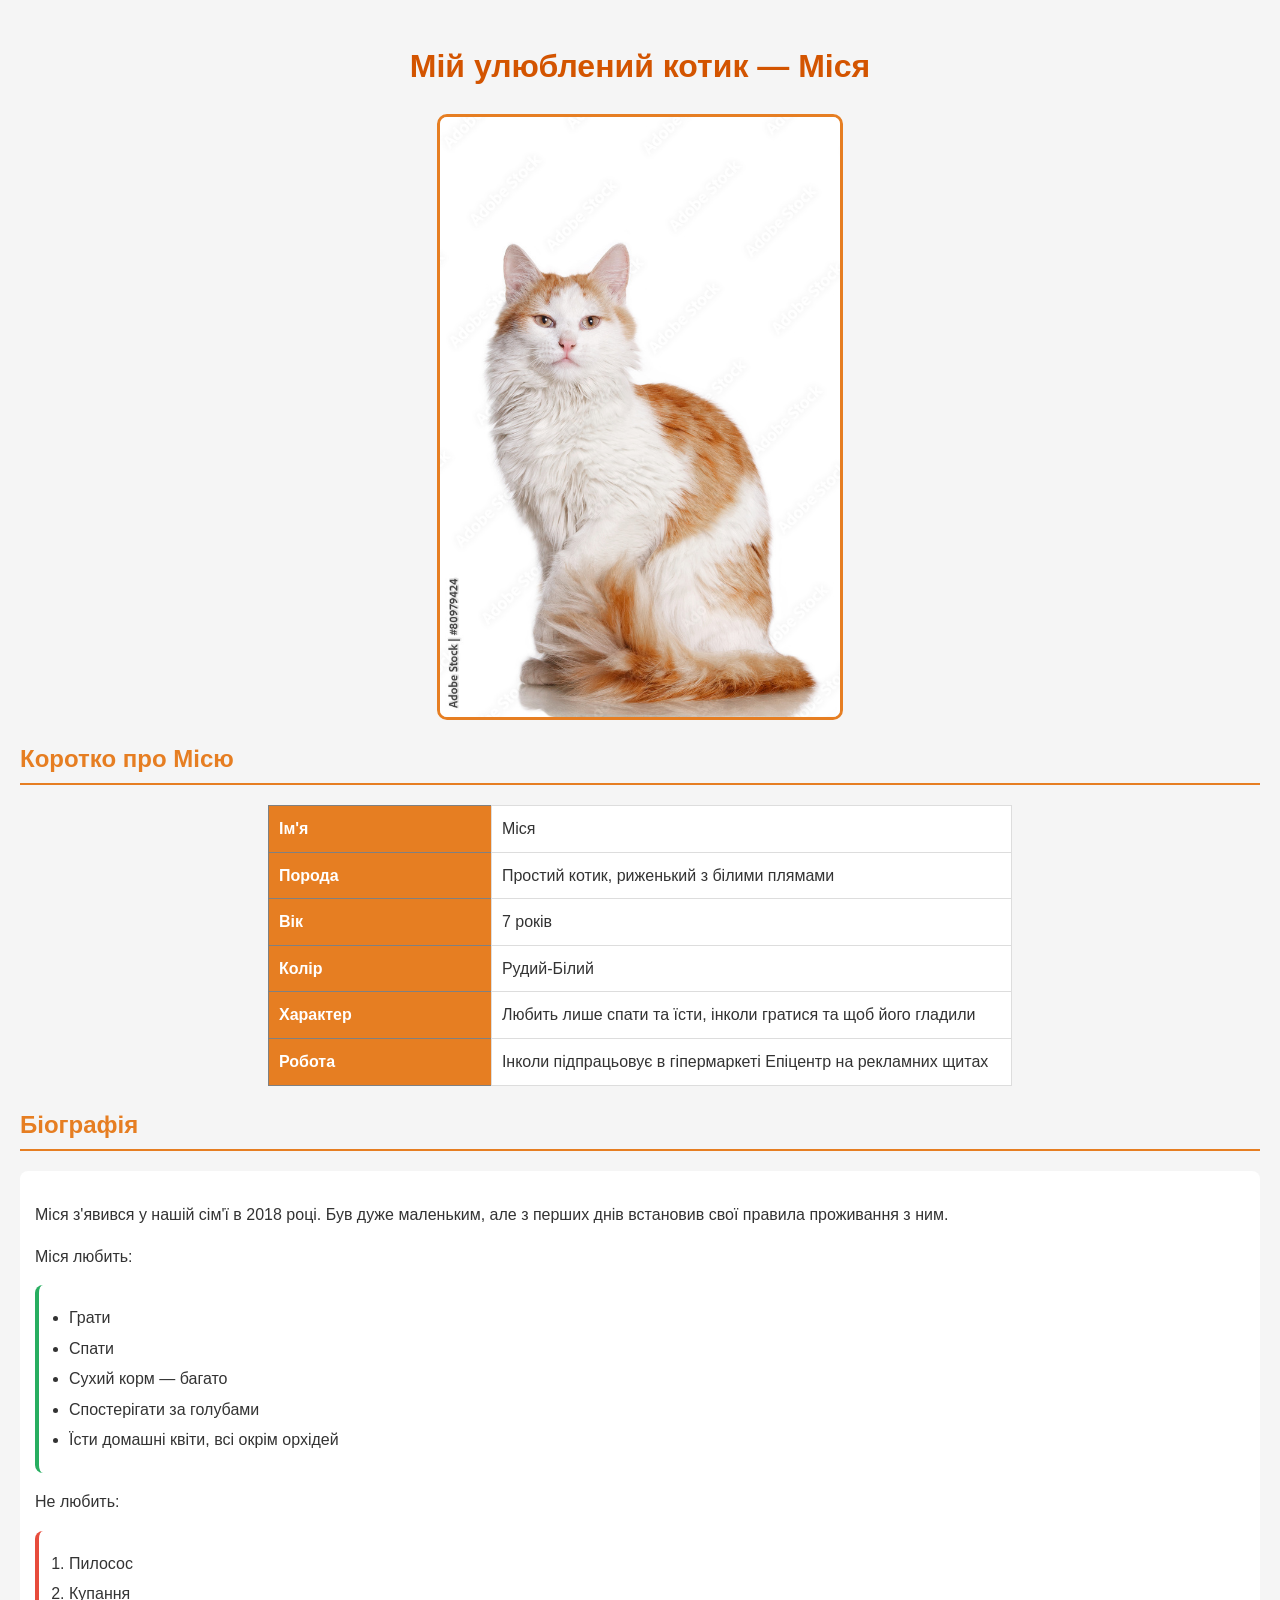
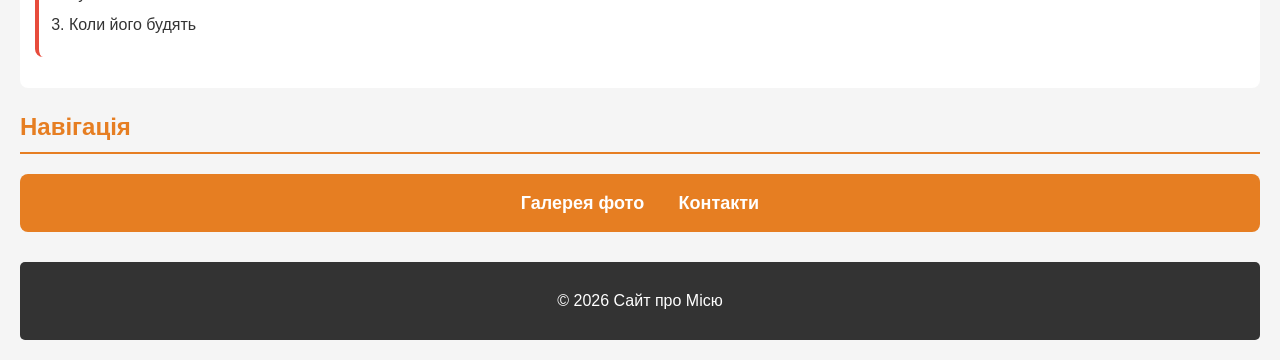
<file: index.html>
<!DOCTYPE html>
<html lang="uk">
<head>
    <meta charset="UTF-8">
    <title>Мій котик Міся</title>
    <link rel="stylesheet" href="css/style.css">
</head>
<body>
    <h1 id="title">Мій улюблений котик — Міся</h1>

    <img class="main-photo" src="photo/cat.jpg" alt="Фото котика Місі" width="400">

    <h2>Коротко про Місю</h2>

    <table class="info-table" border="1">
        <tr>
            <th>Ім'я</th>
            <td>Міся</td>
        </tr>
        <tr>
            <th>Порода</th>
            <td>Простий котик, риженький з білими плямами</td>
        </tr>
        <tr>
            <th>Вік</th>
            <td>7 років</td>
        </tr>
        <tr>
            <th>Колір</th>
            <td>Рудий-Білий</td>
        </tr>
        <tr>
            <th>Характер</th>
            <td>Любить лише спати та їсти, інколи гратися та щоб його гладили</td>
        </tr>
        <tr>
            <th>Робота</th>
            <td>Інколи підпрацьовує в гіпермаркеті Епіцентр на рекламних щитах</td>
        </tr>
    </table>

    <h2>Біографія</h2>

    <div id="biography">
        <p>Міся з'явився у нашій сім'ї в 2018 році. Був дуже маленьким, але з перших днів встановив свої правила проживання з ним.</p>

        <p>Міся любить:</p>
        <ul class="likes-list">
            <li>Грати</li>
            <li>Спати</li>
            <li>Сухий корм — багато</li>
            <li>Спостерігати за голубами</li>
            <li>Їсти домашні квіти, всі окрім орхідей</li>
        </ul>

        <p>Не любить:</p>
        <ol class="dislikes-list">
            <li>Пилосос</li>
            <li>Купання</li>
            <li>Коли його будять</li>
        </ol>
    </div>

    <h2>Навігація</h2>
    <ul class="navigation">
        <li><a href="pages/gallery.html">Галерея фото</a></li>
        <li><a href="pages/contact.html">Контакти</a></li>
    </ul>

    <div id="footer">
        <p>© 2026 Сайт про Місю</p>
    </div>
</body>
</html>
</file>
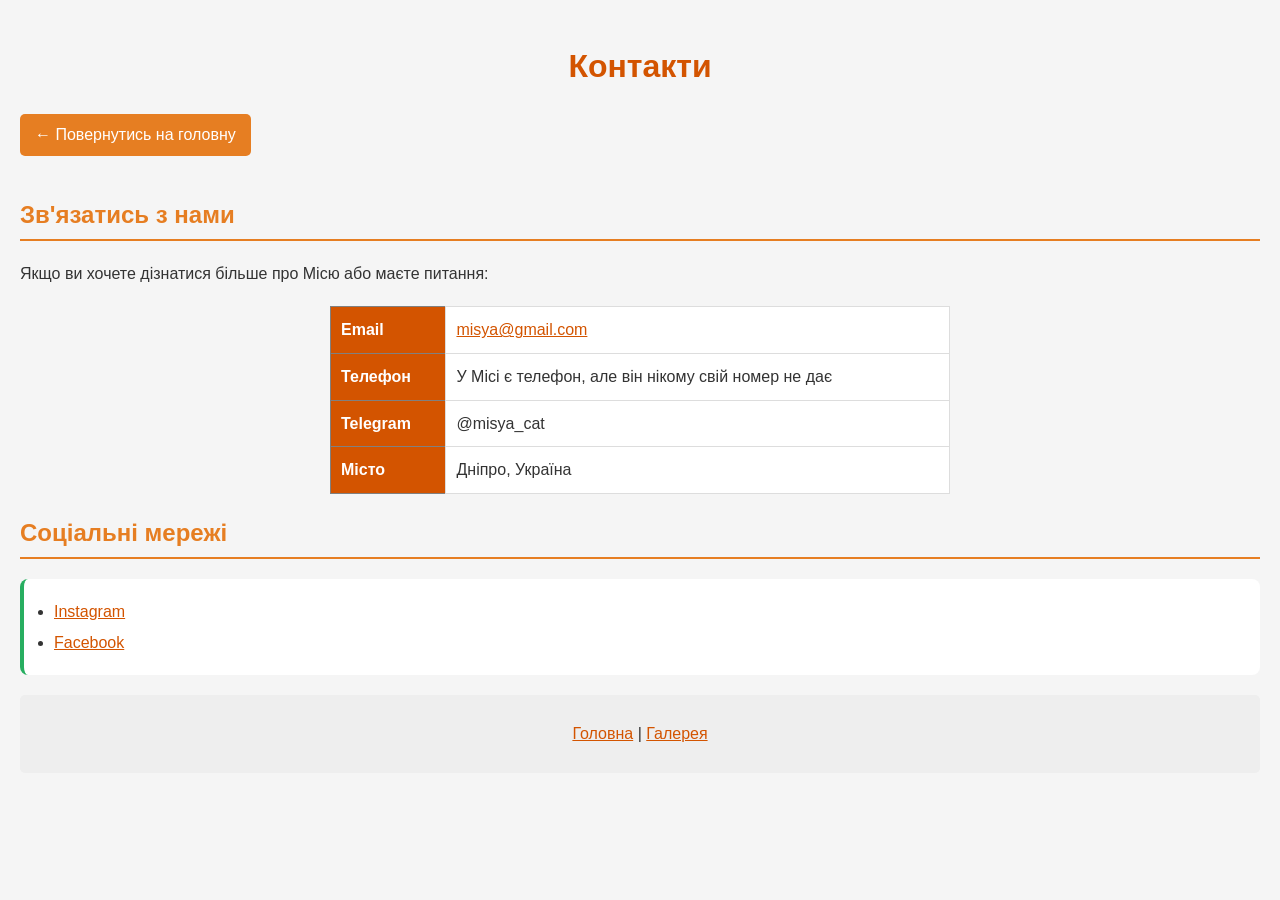
<file: pages/contact.html>
<!DOCTYPE html>
<html lang="uk">
<head>
    <meta charset="UTF-8">
    <title>Контакти — Міся</title>
    <link rel="stylesheet" href="../css/style.css">
</head>
<body>
    <h1 id="title">Контакти</h1>

    <p><a class="back-link" href="../index.html">← Повернутись на головну</a></p>

    <h2>Зв'язатись з нами</h2>

    <p>Якщо ви хочете дізнатися більше про Місю або маєте питання:</p>

    <table class="contact-table" border="1">
        <tr>
            <th>Email</th>
            <td><a href="mailto:misya@gmail.com">misya@gmail.com</a></td>
        </tr>
        <tr>
            <th>Телефон</th>
            <td>У Місі є телефон, але він нікому свій номер не дає</td>
        </tr>
        <tr>
            <th>Telegram</th>
            <td>@misya_cat</td>
        </tr>
        <tr>
            <th>Місто</th>
            <td>Дніпро, Україна</td>
        </tr>
    </table>

    <h2>Соціальні мережі</h2>
    <ul class="likes-list">
        <li><a href="https://instagram.com" target="_blank">Instagram</a></li>
        <li><a href="https://facebook.com" target="_blank">Facebook</a></li>
    </ul>

    <div id="bottom-nav">
        <p><a href="../index.html">Головна</a> | <a href="gallery.html">Галерея</a></p>
    </div>
</body>
</html>
</file>
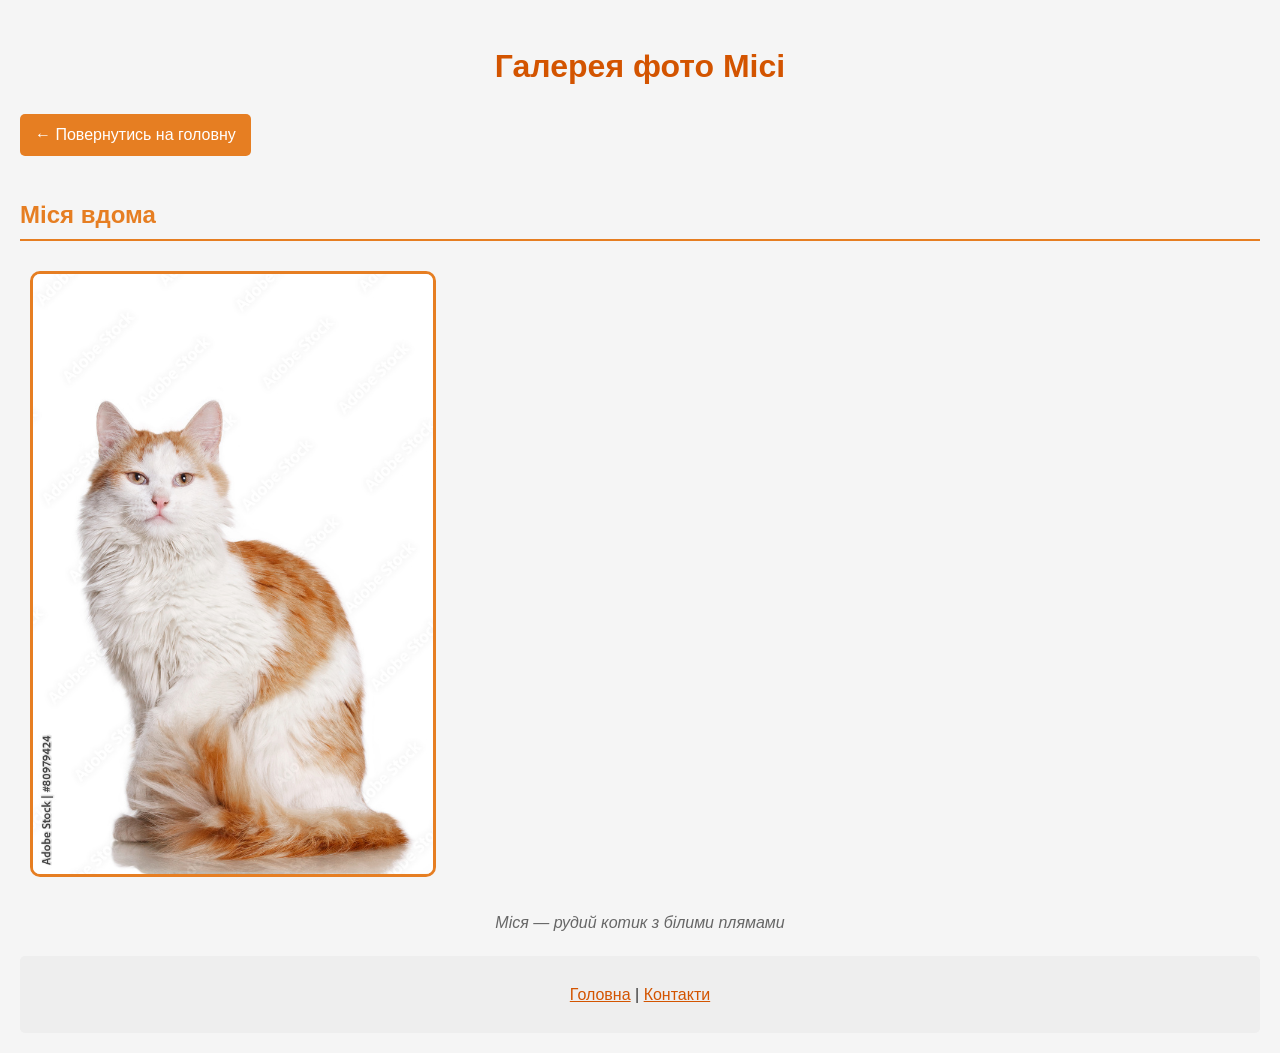
<file: pages/gallery.html>
<!DOCTYPE html>
<html lang="uk">
<head>
    <meta charset="UTF-8">
    <title>Галерея — Міся</title>
    <link rel="stylesheet" href="../css/style.css">
</head>
<body>
    <h1 id="title">Галерея фото Місі</h1>

    <p><a class="back-link" href="../index.html">← Повернутись на головну</a></p>

    <h2>Міся вдома</h2>

    <img class="gallery-photo" src="../photo/cat.jpg" alt="Котик Міся" width="400">
    <p class="gallery-caption">Міся — рудий котик з білими плямами</p>

    <div id="bottom-nav">
        <p><a href="../index.html">Головна</a> | <a href="contact.html">Контакти</a></p>
    </div>
</body>
</html>
</file>
<file: css/style.css>
/* Загальні стилі */
body {
    font-family: Arial, sans-serif;
    background-color: #f5f5f5;
    color: #333;
    margin: 0;
    padding: 20px;
    line-height: 1.6;
}

/* Заголовки */
h1 {
    color: #d35400;
    text-align: center;
}

h2 {
    color: #e67e22;
    border-bottom: 2px solid #e67e22;
    padding-bottom: 5px;
}

/* Головне фото */
.main-photo {
    display: block;
    margin: 0 auto;
    border-radius: 10px;
    border: 3px solid #e67e22;
}

/* Таблиця інформації */
.info-table {
    width: 60%;
    margin: 20px auto;
    border-collapse: collapse;
}

.info-table th {
    background-color: #e67e22;
    color: white;
    padding: 10px;
    text-align: left;
    width: 30%;
}

.info-table td {
    background-color: #fff;
    padding: 10px;
    border: 1px solid #ddd;
}

/* Списки */
.likes-list {
    background-color: #fff;
    padding: 15px 30px;
    border-radius: 8px;
    border-left: 4px solid #27ae60;
}

.dislikes-list {
    background-color: #fff;
    padding: 15px 30px;
    border-radius: 8px;
    border-left: 4px solid #e74c3c;
}

.likes-list li,
.dislikes-list li {
    margin: 5px 0;
}

/* Навігація */
.navigation {
    background-color: #e67e22;
    padding: 15px;
    border-radius: 8px;
    text-align: center;
}

.navigation li {
    display: inline;
    margin: 0 15px;
    list-style: none;
}

.navigation a {
    color: white;
    text-decoration: none;
    font-size: 18px;
    font-weight: bold;
}

.navigation a:hover {
    text-decoration: underline;
}

/* Посилання */
a {
    color: #d35400;
}

a:hover {
    color: #e67e22;
}

/* Футер */
#footer {
    text-align: center;
    margin-top: 30px;
    padding: 10px;
    background-color: #333;
    color: #fff;
    border-radius: 5px;
}

/* Біографія */
#biography {
    background-color: #fff;
    padding: 15px;
    border-radius: 8px;
    margin: 10px 0;
}

/* Галерея */
.gallery-photo {
    border-radius: 10px;
    border: 3px solid #e67e22;
    margin: 10px;
}

.gallery-caption {
    text-align: center;
    font-style: italic;
    color: #666;
}

/* Контакти таблиця */
.contact-table {
    width: 50%;
    margin: 20px auto;
    border-collapse: collapse;
}

.contact-table th {
    background-color: #d35400;
    color: white;
    padding: 10px;
    text-align: left;
}

.contact-table td {
    background-color: #fff;
    padding: 10px;
    border: 1px solid #ddd;
}

/* Кнопка назад */
.back-link {
    display: inline-block;
    background-color: #e67e22;
    color: white;
    padding: 8px 15px;
    border-radius: 5px;
    text-decoration: none;
    margin-bottom: 20px;
}

.back-link:hover {
    background-color: #d35400;
    color: white;
}

/* Нижня навігація */
#bottom-nav {
    text-align: center;
    margin-top: 20px;
    padding: 10px;
    background-color: #eee;
    border-radius: 5px;
}
</file>
